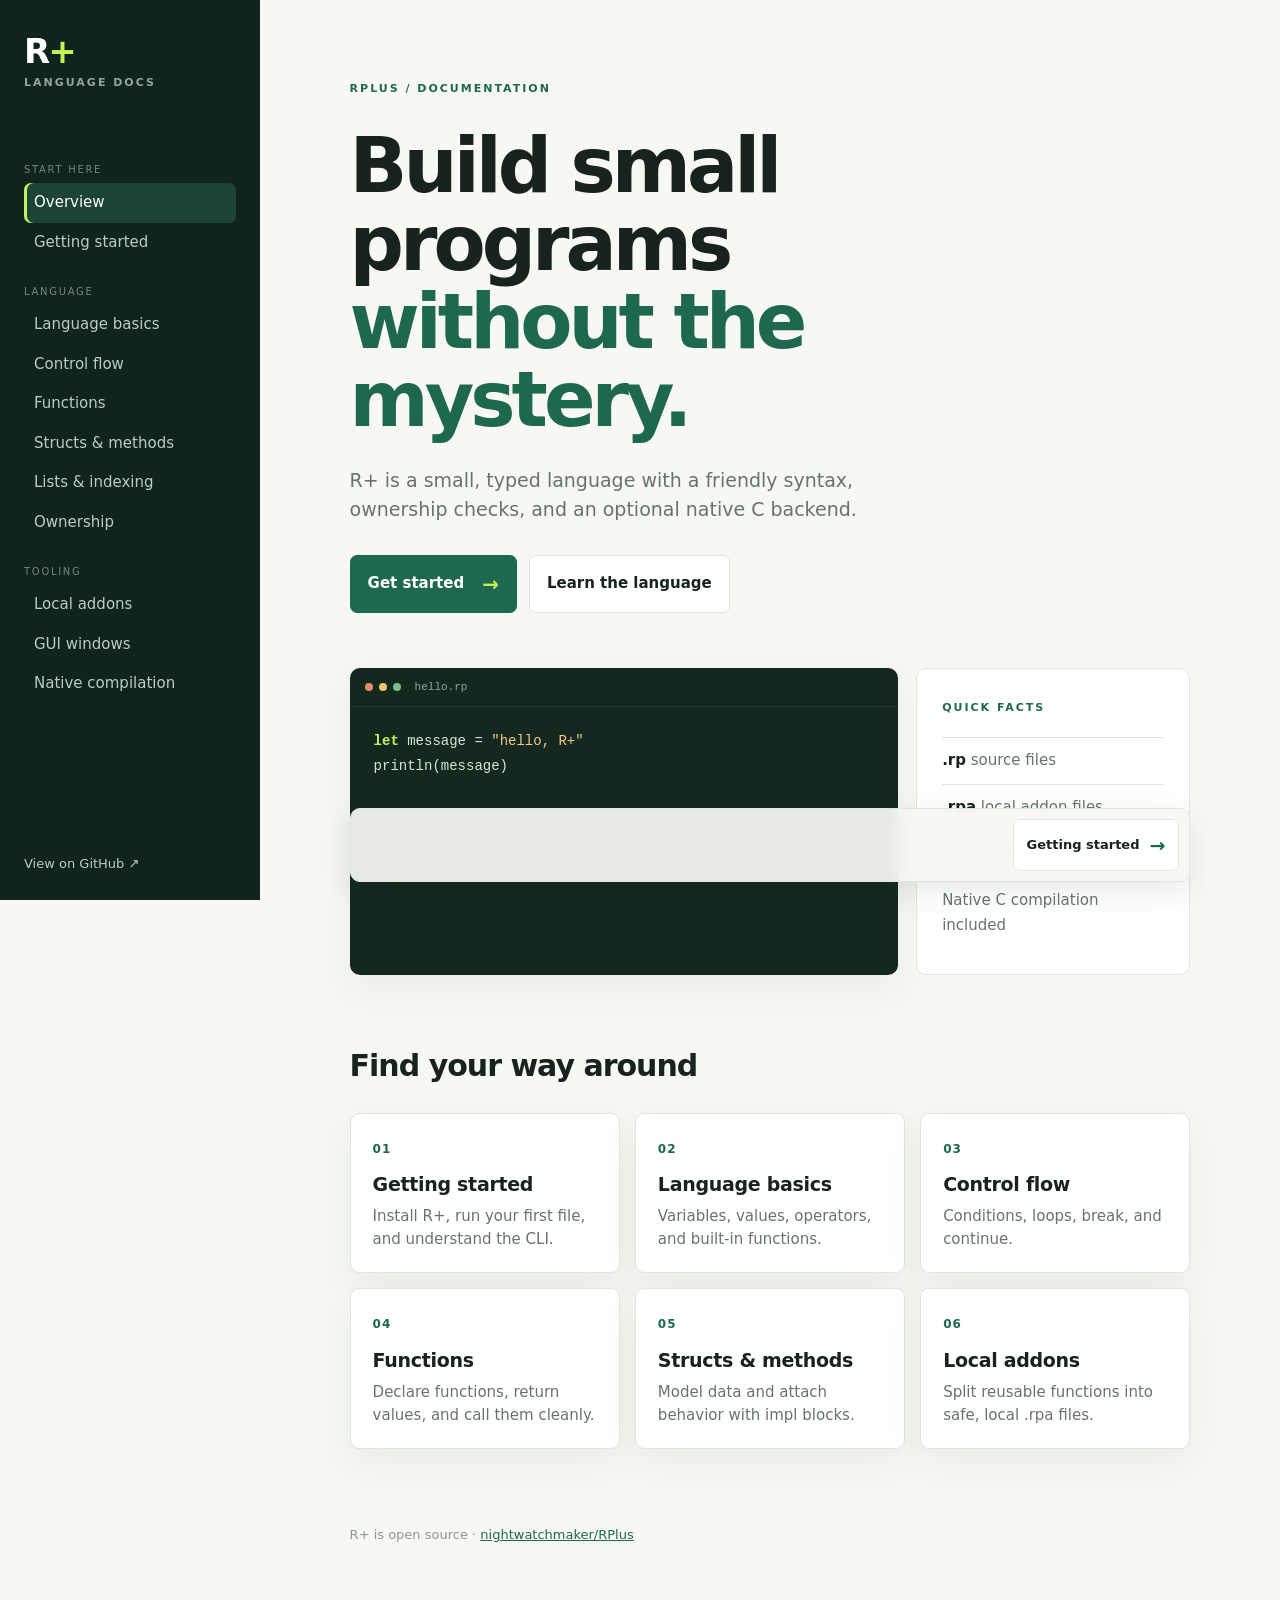
<file: docs/index.html>
<!doctype html>
<html lang="en">
<head>
  <meta charset="utf-8">
  <meta name="viewport" content="width=device-width, initial-scale=1">
  <title>R+ Documentation</title>
  <link rel="stylesheet" href="style.css">
</head>
<body>
  <input id="menu-toggle" type="checkbox" aria-label="Toggle navigation">
  <label class="menu-button" for="menu-toggle">☰</label>
  <aside class="sidebar">
    <a class="brand" href="index.html"><span>R<span class="accent">+</span></span><small>language docs</small></a>
    <nav>
      <p>Start here</p>
      <a class="active" href="index.html">Overview</a>
      <a href="getting-started.html">Getting started</a>
      <p>Language</p>
      <a href="basics.html">Language basics</a>
      <a href="control-flow.html">Control flow</a>
      <a href="functions.html">Functions</a>
      <a href="structs.html">Structs & methods</a>
      <a href="lists.html">Lists & indexing</a>
      <a href="ownership.html">Ownership</a>
      <p>Tooling</p>
      <a href="addons.html">Local addons</a>
      <a href="gui.html">GUI windows</a>
      <a href="native.html">Native compilation</a>
    </nav>
    <a class="github" href="https://github.com/nightwatchmaker/RPlus">View on GitHub ↗</a>
  </aside>
  <main>
    <div class="eyebrow">RPLUS / DOCUMENTATION</div>
    <h1>Build small programs<br><span>without the mystery.</span></h1>
    <p class="lede">R+ is a small, typed language with a friendly syntax, ownership checks, and an optional native C backend.</p>
    <div class="actions"><a class="button primary" href="getting-started.html">Get started <span>→</span></a><a class="button" href="basics.html">Learn the language</a></div>
    <section class="hero-grid">
      <div class="terminal"><div class="dots"><i></i><i></i><i></i><span>hello.rp</span></div><pre><code><b>let</b> message = <em>"hello, R+"</em>
println(message)</code></pre></div>
      <div class="quick"><span class="label">QUICK FACTS</span><ul><li><b>.rp</b> source files</li><li><b>.rpa</b> local addon files</li><li>Interpreter included</li><li>Native C compilation included</li></ul></div>
    </section>
    <h2>Find your way around</h2>
    <div class="cards">
      <a href="getting-started.html"><strong>01</strong><h3>Getting started</h3><p>Install R+, run your first file, and understand the CLI.</p></a>
      <a href="basics.html"><strong>02</strong><h3>Language basics</h3><p>Variables, values, operators, and built-in functions.</p></a>
      <a href="control-flow.html"><strong>03</strong><h3>Control flow</h3><p>Conditions, loops, break, and continue.</p></a>
      <a href="functions.html"><strong>04</strong><h3>Functions</h3><p>Declare functions, return values, and call them cleanly.</p></a>
      <a href="structs.html"><strong>05</strong><h3>Structs & methods</h3><p>Model data and attach behavior with impl blocks.</p></a>
      <a href="addons.html"><strong>06</strong><h3>Local addons</h3><p>Split reusable functions into safe, local .rpa files.</p></a>
    </div>
    <footer><div class="pager"><span></span><a class="next" href="getting-started.html">Getting started <b>→</b></a></div><p>R+ is open source · <a href="https://github.com/nightwatchmaker/RPlus">nightwatchmaker/RPlus</a></p></footer>
  </main>
</body>
</html>
</file>
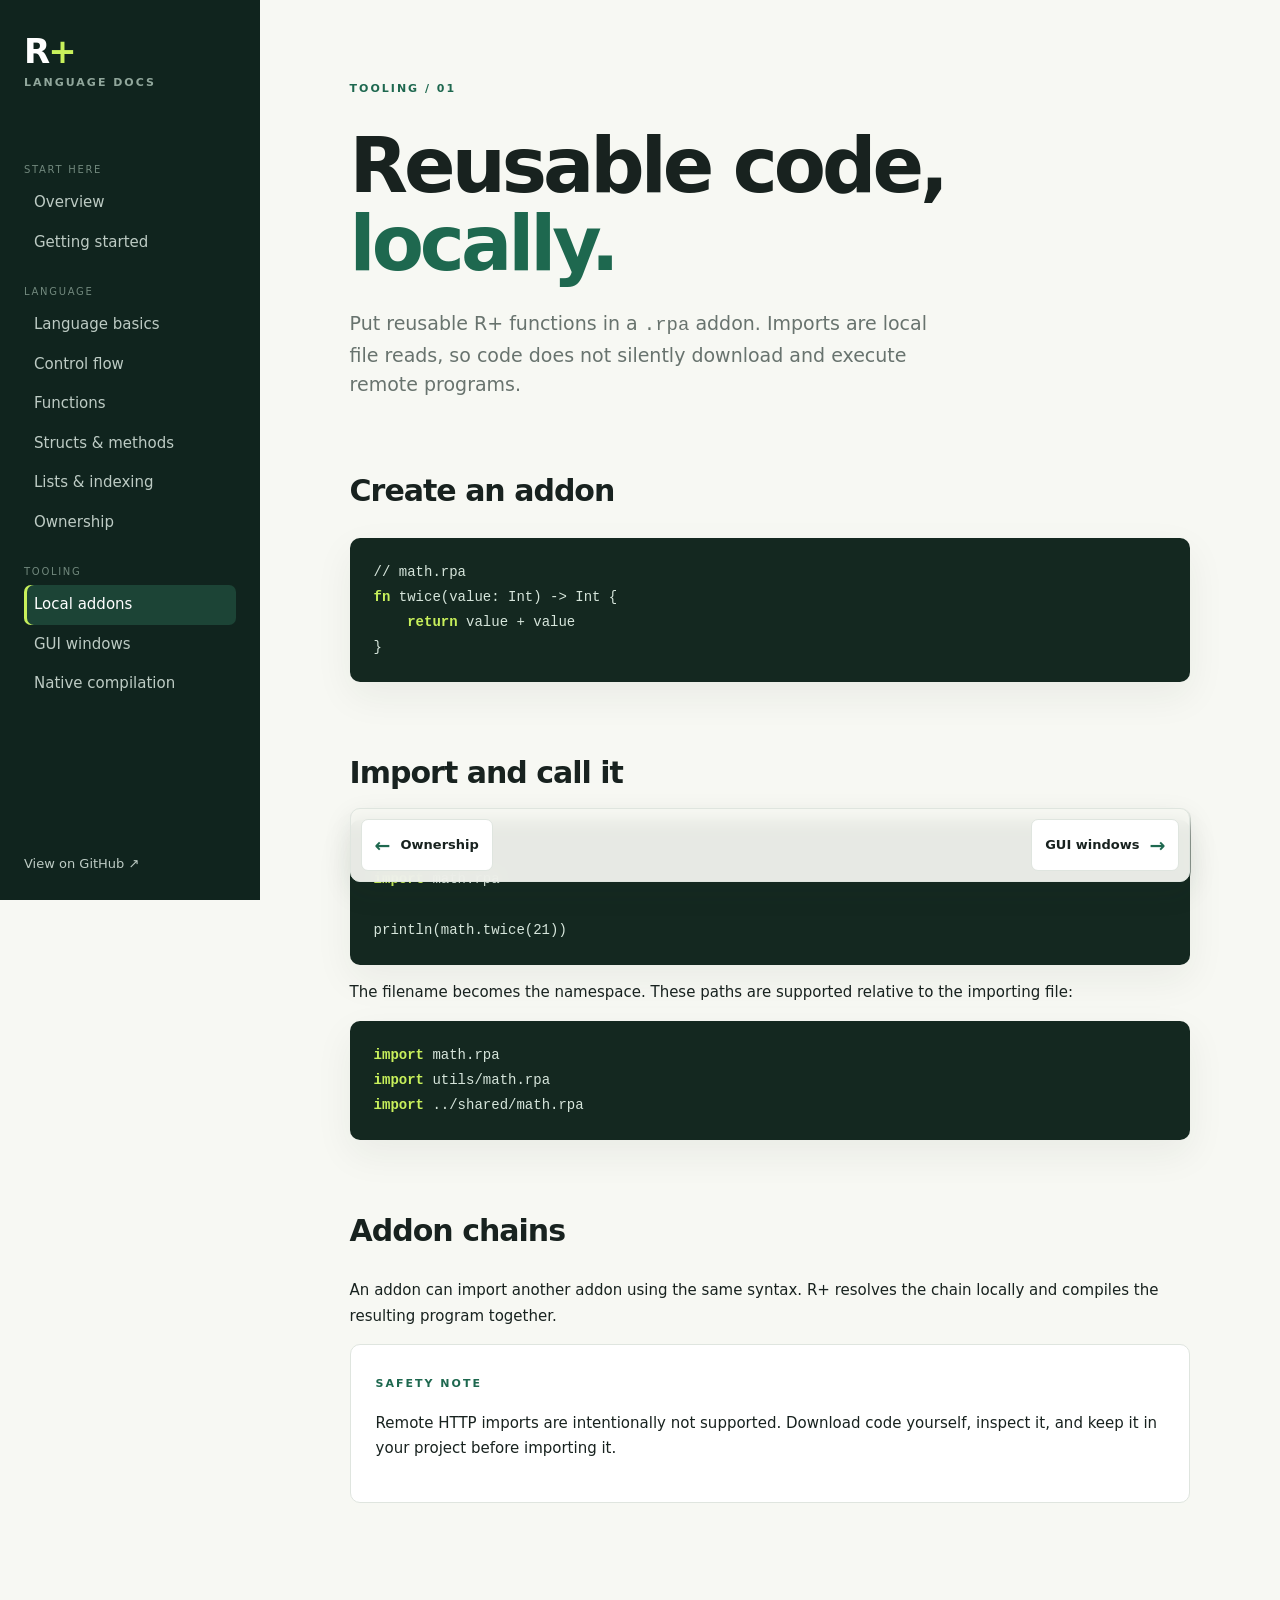
<file: docs/addons.html>
<!doctype html><html lang="en"><head><meta charset="utf-8"><meta name="viewport" content="width=device-width,initial-scale=1"><title>Local addons · R+</title><link rel="stylesheet" href="style.css"></head><body><input id="menu-toggle" type="checkbox"><label class="menu-button" for="menu-toggle">☰</label><aside class="sidebar"><a class="brand" href="index.html">R<span class="accent">+</span><small>language docs</small></a><nav><p>Start here</p><a href="index.html">Overview</a><a href="getting-started.html">Getting started</a><p>Language</p><a href="basics.html">Language basics</a><a href="control-flow.html">Control flow</a><a href="functions.html">Functions</a><a href="structs.html">Structs & methods</a><a href="lists.html">Lists & indexing</a><a href="ownership.html">Ownership</a><p>Tooling</p><a class="active" href="addons.html">Local addons</a><a href="gui.html">GUI windows</a><a href="native.html">Native compilation</a></nav><a class="github" href="https://github.com/nightwatchmaker/RPlus">View on GitHub ↗</a></aside><main><div class="eyebrow">TOOLING / 01</div><h1>Reusable code, <span>locally.</span></h1><p class="lede">Put reusable R+ functions in a <code>.rpa</code> addon. Imports are local file reads, so code does not silently download and execute remote programs.</p><h2>Create an addon</h2><div class="terminal"><pre><code><span>// math.rpa</span>
<b>fn</b> twice(value: Int) -&gt; Int {
    <b>return</b> value + value
}</code></pre></div><h2>Import and call it</h2><div class="terminal"><pre><code><span>// main.rp</span>
<b>import</b> math.rpa

println(math.twice(21))</code></pre></div><p>The filename becomes the namespace. These paths are supported relative to the importing file:</p><div class="terminal"><pre><code><b>import</b> math.rpa
<b>import</b> utils/math.rpa
<b>import</b> ../shared/math.rpa</code></pre></div><h2>Addon chains</h2><p>An addon can import another addon using the same syntax. R+ resolves the chain locally and compiles the resulting program together.</p><div class="quick"><span class="label">SAFETY NOTE</span><p>Remote HTTP imports are intentionally not supported. Download code yourself, inspect it, and keep it in your project before importing it.</p></div><footer><div class="pager"><a class="previous" href="ownership.html"><b>←</b> Ownership</a><a class="next" href="gui.html">GUI windows <b>→</b></a></div></footer></main></body></html>
</file>
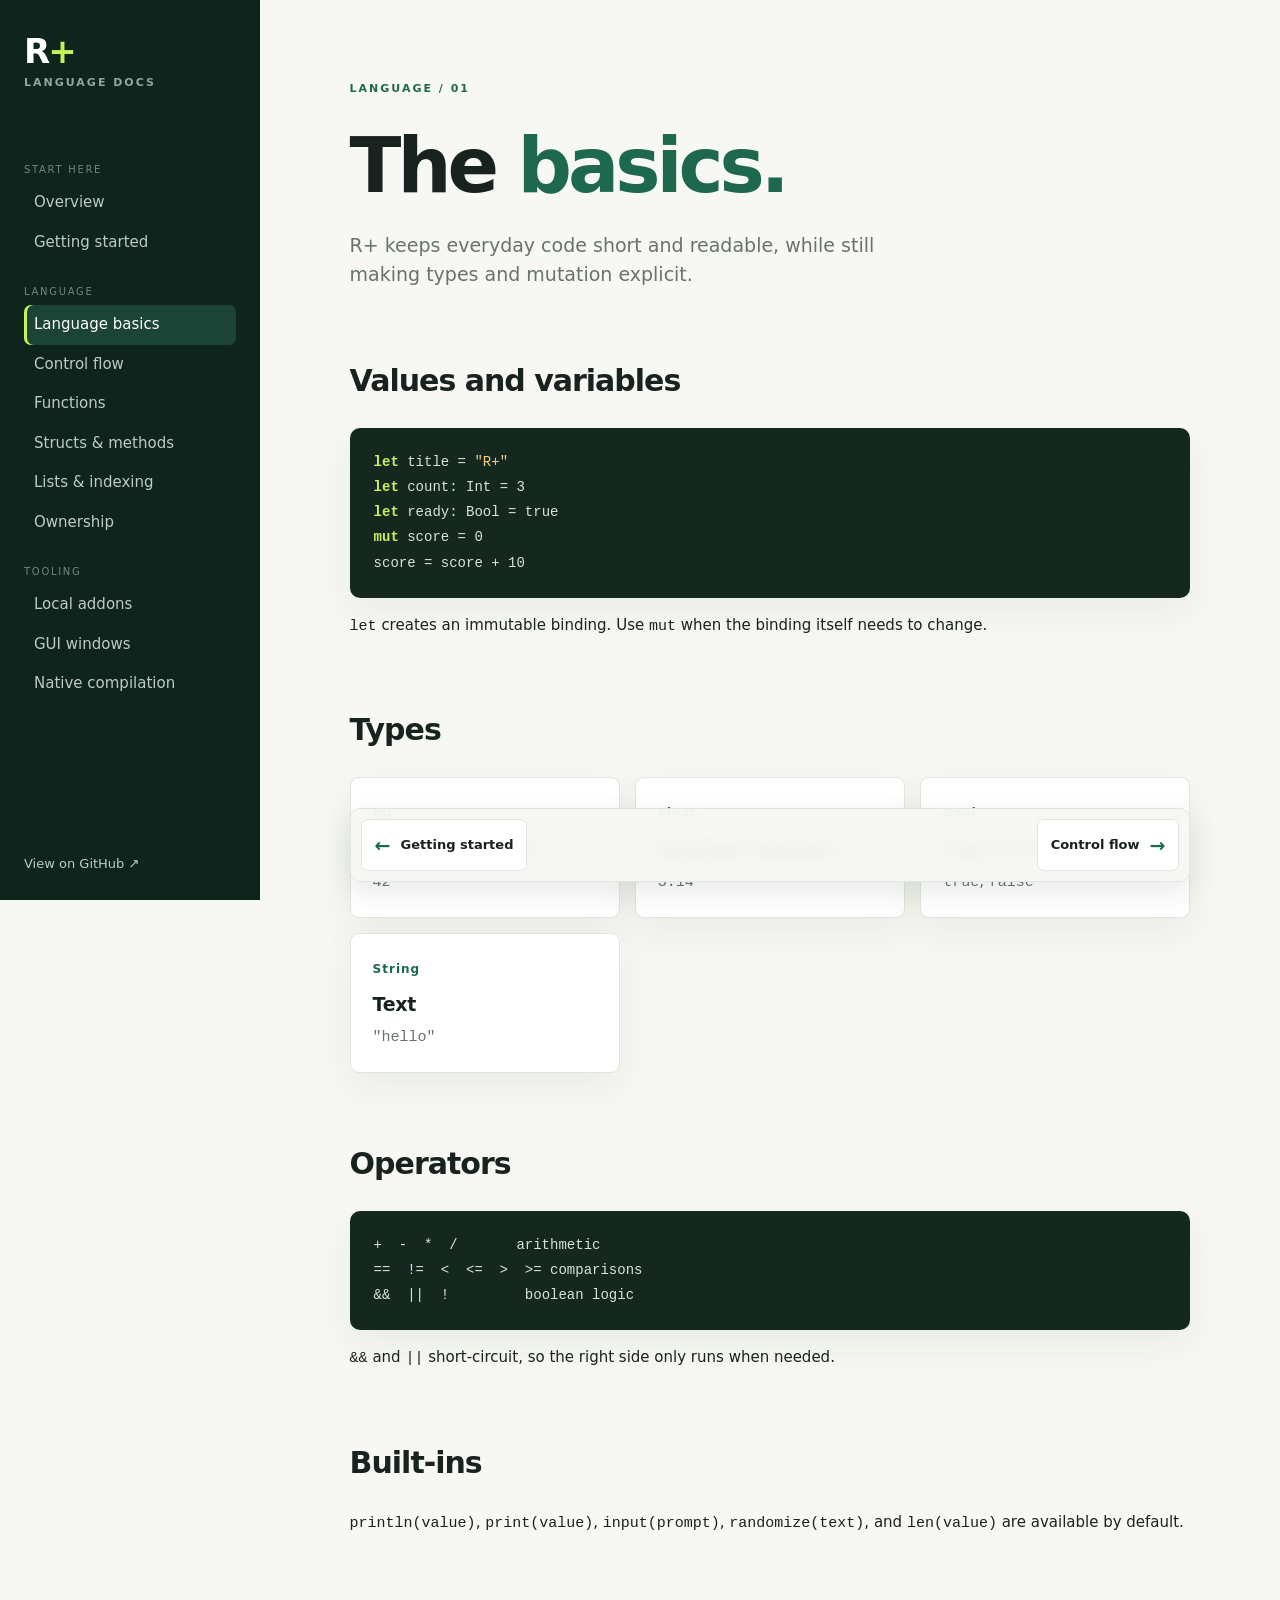
<file: docs/basics.html>
<!doctype html><html lang="en"><head><meta charset="utf-8"><meta name="viewport" content="width=device-width,initial-scale=1"><title>Language basics · R+</title><link rel="stylesheet" href="style.css"></head><body><input id="menu-toggle" type="checkbox"><label class="menu-button" for="menu-toggle">☰</label><aside class="sidebar"><a class="brand" href="index.html">R<span class="accent">+</span><small>language docs</small></a><nav><p>Start here</p><a href="index.html">Overview</a><a href="getting-started.html">Getting started</a><p>Language</p><a class="active" href="basics.html">Language basics</a><a href="control-flow.html">Control flow</a><a href="functions.html">Functions</a><a href="structs.html">Structs & methods</a><a href="lists.html">Lists & indexing</a><a href="ownership.html">Ownership</a><p>Tooling</p><a href="addons.html">Local addons</a><a href="gui.html">GUI windows</a><a href="native.html">Native compilation</a></nav><a class="github" href="https://github.com/nightwatchmaker/RPlus">View on GitHub ↗</a></aside><main><div class="eyebrow">LANGUAGE / 01</div><h1>The <span>basics.</span></h1><p class="lede">R+ keeps everyday code short and readable, while still making types and mutation explicit.</p><h2>Values and variables</h2><div class="terminal"><pre><code><b>let</b> title = <em>"R+"</em>
<b>let</b> count: Int = 3
<b>let</b> ready: Bool = true
<b>mut</b> score = 0
score = score + 10</code></pre></div><p><code>let</code> creates an immutable binding. Use <code>mut</code> when the binding itself needs to change.</p><h2>Types</h2><div class="cards"><a><strong>Int</strong><h3>Whole numbers</h3><p><code>42</code></p></a><a><strong>Float</strong><h3>Decimal numbers</h3><p><code>3.14</code></p></a><a><strong>Bool</strong><h3>True or false</h3><p><code>true</code>, <code>false</code></p></a><a><strong>String</strong><h3>Text</h3><p><code>"hello"</code></p></a></div><h2>Operators</h2><div class="terminal"><pre><code><span>+  -  *  /</span>       arithmetic
<span>==  !=  &lt;  &lt;=  &gt;  &gt;=</span> comparisons
<span>&amp;&amp;  ||  !</span>         boolean logic</code></pre></div><p><code>&amp;&amp;</code> and <code>||</code> short-circuit, so the right side only runs when needed.</p><h2>Built-ins</h2><p><code>println(value)</code>, <code>print(value)</code>, <code>input(prompt)</code>, <code>randomize(text)</code>, and <code>len(value)</code> are available by default.</p><footer><div class="pager"><a class="previous" href="getting-started.html"><b>←</b> Getting started</a><a class="next" href="control-flow.html">Control flow <b>→</b></a></div></footer></main></body></html>
</file>
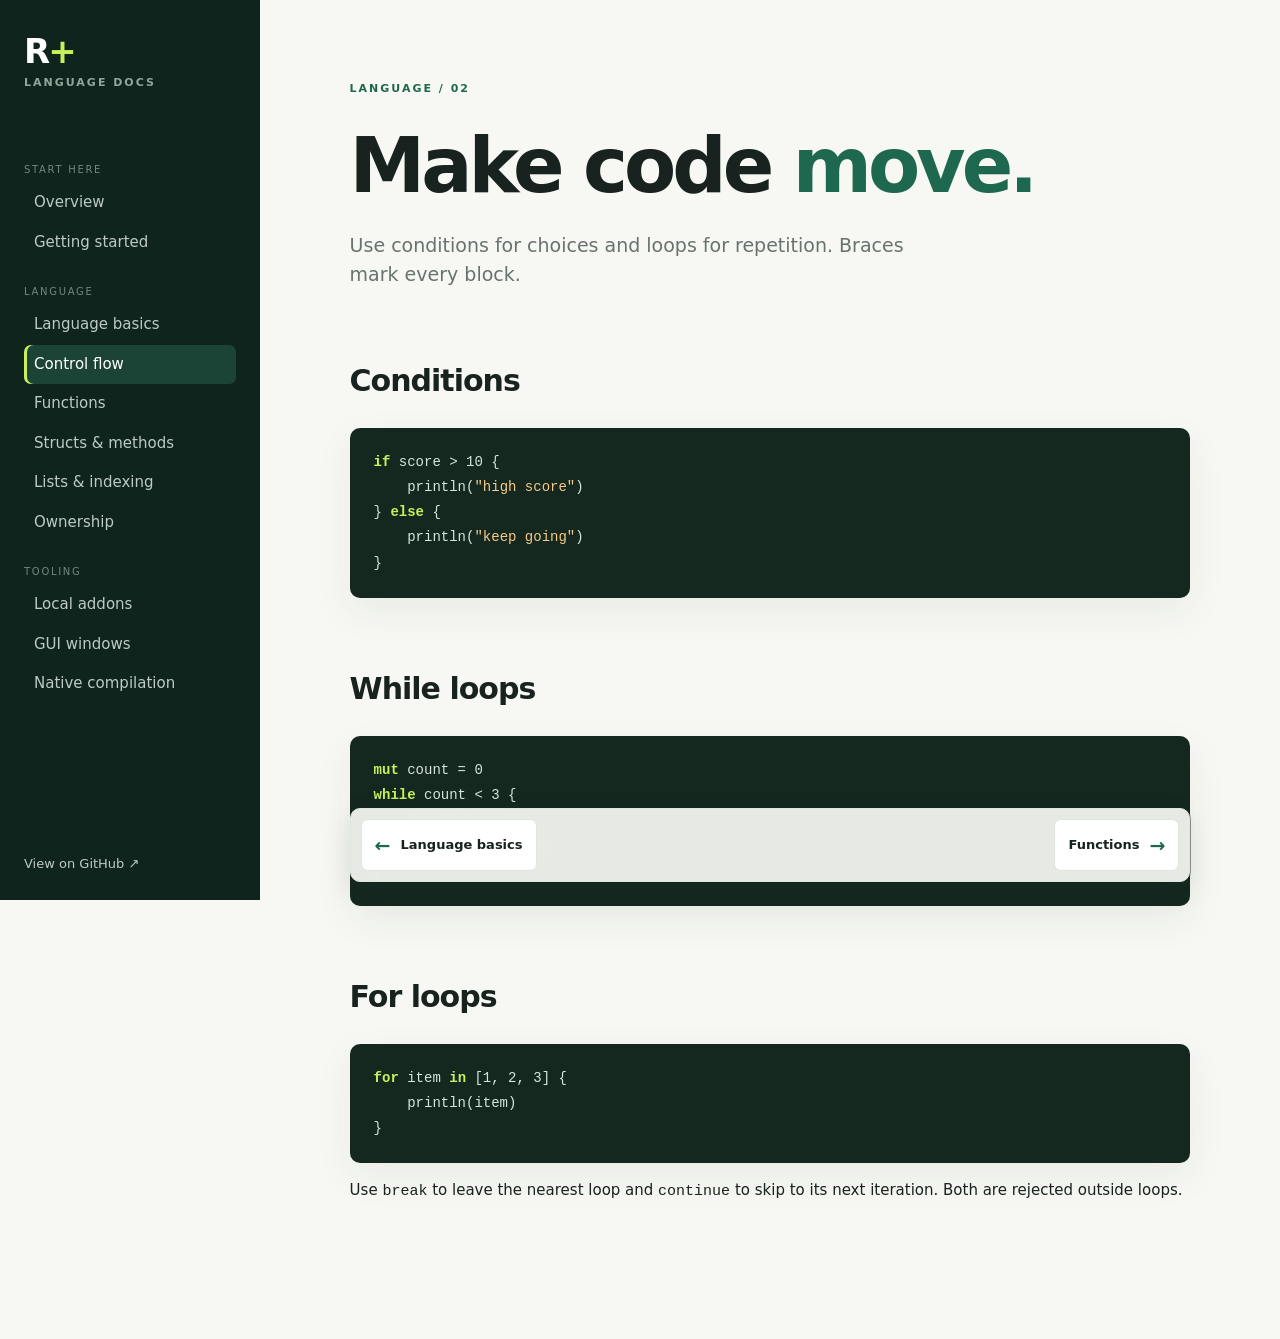
<file: docs/control-flow.html>
<!doctype html><html lang="en"><head><meta charset="utf-8"><meta name="viewport" content="width=device-width,initial-scale=1"><title>Control flow · R+</title><link rel="stylesheet" href="style.css"></head><body><input id="menu-toggle" type="checkbox"><label class="menu-button" for="menu-toggle">☰</label><aside class="sidebar"><a class="brand" href="index.html">R<span class="accent">+</span><small>language docs</small></a><nav><p>Start here</p><a href="index.html">Overview</a><a href="getting-started.html">Getting started</a><p>Language</p><a href="basics.html">Language basics</a><a class="active" href="control-flow.html">Control flow</a><a href="functions.html">Functions</a><a href="structs.html">Structs & methods</a><a href="lists.html">Lists & indexing</a><a href="ownership.html">Ownership</a><p>Tooling</p><a href="addons.html">Local addons</a><a href="gui.html">GUI windows</a><a href="native.html">Native compilation</a></nav><a class="github" href="https://github.com/nightwatchmaker/RPlus">View on GitHub ↗</a></aside><main><div class="eyebrow">LANGUAGE / 02</div><h1>Make code <span>move.</span></h1><p class="lede">Use conditions for choices and loops for repetition. Braces mark every block.</p><h2>Conditions</h2><div class="terminal"><pre><code><b>if</b> score &gt; 10 {
    println(<em>"high score"</em>)
} <b>else</b> {
    println(<em>"keep going"</em>)
}</code></pre></div><h2>While loops</h2><div class="terminal"><pre><code><b>mut</b> count = 0
<b>while</b> count &lt; 3 {
    println(count)
    count = count + 1
}</code></pre></div><h2>For loops</h2><div class="terminal"><pre><code><b>for</b> item <b>in</b> [1, 2, 3] {
    println(item)
}</code></pre></div><p>Use <code>break</code> to leave the nearest loop and <code>continue</code> to skip to its next iteration. Both are rejected outside loops.</p><footer><div class="pager"><a class="previous" href="basics.html"><b>←</b> Language basics</a><a class="next" href="functions.html">Functions <b>→</b></a></div></footer></main></body></html>
</file>
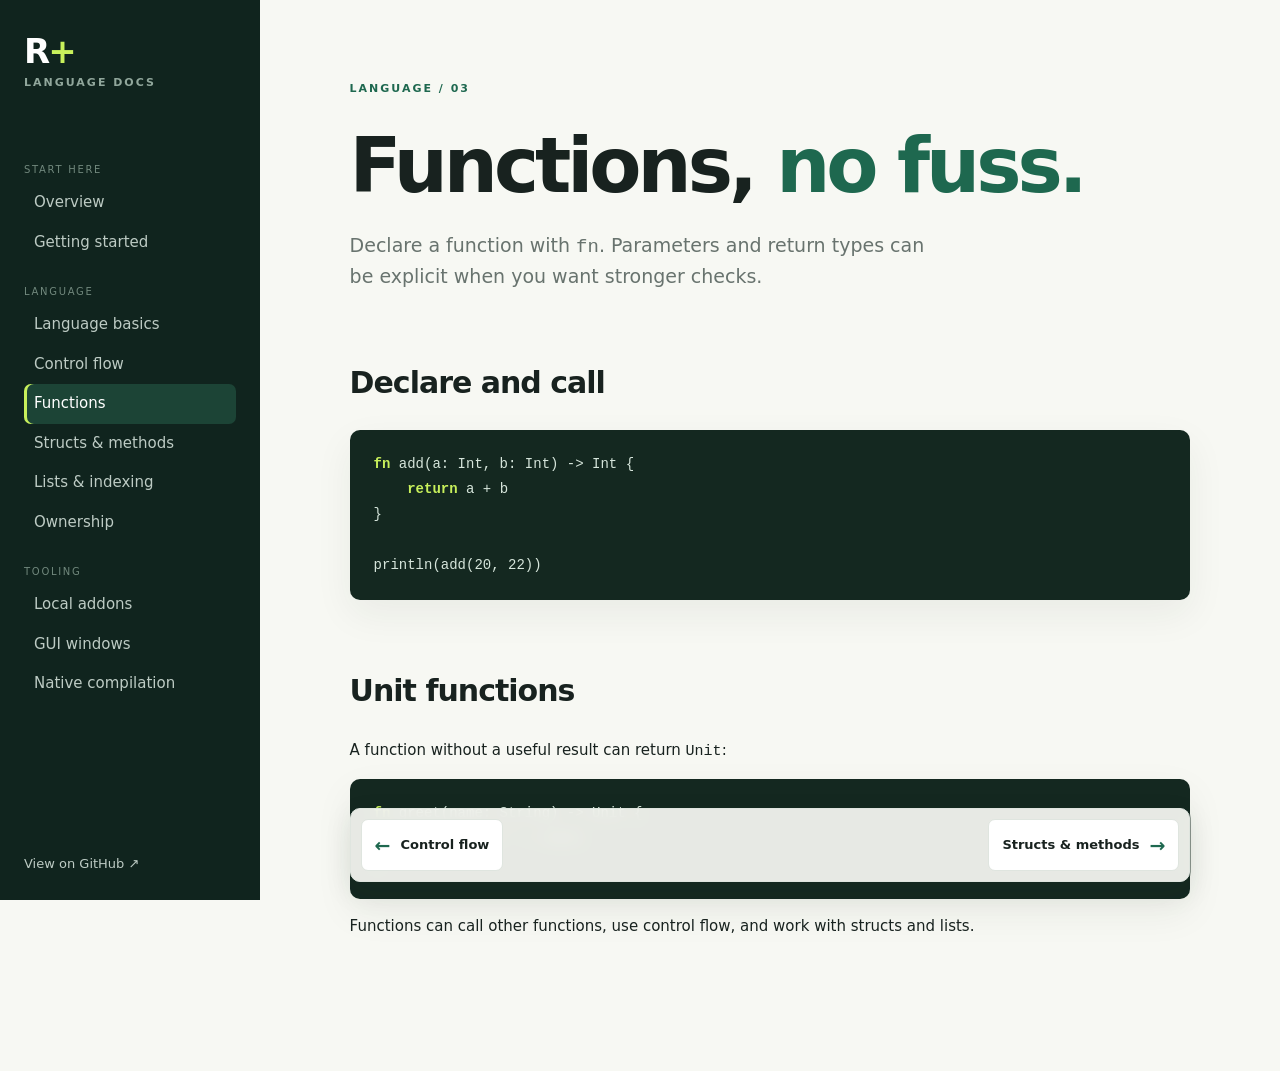
<file: docs/functions.html>
<!doctype html><html lang="en"><head><meta charset="utf-8"><meta name="viewport" content="width=device-width,initial-scale=1"><title>Functions · R+</title><link rel="stylesheet" href="style.css"></head><body><input id="menu-toggle" type="checkbox"><label class="menu-button" for="menu-toggle">☰</label><aside class="sidebar"><a class="brand" href="index.html">R<span class="accent">+</span><small>language docs</small></a><nav><p>Start here</p><a href="index.html">Overview</a><a href="getting-started.html">Getting started</a><p>Language</p><a href="basics.html">Language basics</a><a href="control-flow.html">Control flow</a><a class="active" href="functions.html">Functions</a><a href="structs.html">Structs & methods</a><a href="lists.html">Lists & indexing</a><a href="ownership.html">Ownership</a><p>Tooling</p><a href="addons.html">Local addons</a><a href="gui.html">GUI windows</a><a href="native.html">Native compilation</a></nav><a class="github" href="https://github.com/nightwatchmaker/RPlus">View on GitHub ↗</a></aside><main><div class="eyebrow">LANGUAGE / 03</div><h1>Functions, <span>no fuss.</span></h1><p class="lede">Declare a function with <code>fn</code>. Parameters and return types can be explicit when you want stronger checks.</p><h2>Declare and call</h2><div class="terminal"><pre><code><b>fn</b> add(a: Int, b: Int) -&gt; Int {
    <b>return</b> a + b
}

println(add(20, 22))</code></pre></div><h2>Unit functions</h2><p>A function without a useful result can return <code>Unit</code>:</p><div class="terminal"><pre><code><b>fn</b> greet(name: String) -&gt; Unit {
    println(<em>"hi "</em> + name)
}</code></pre></div><p>Functions can call other functions, use control flow, and work with structs and lists.</p><footer><div class="pager"><a class="previous" href="control-flow.html"><b>←</b> Control flow</a><a class="next" href="structs.html">Structs &amp; methods <b>→</b></a></div></footer></main></body></html>
</file>
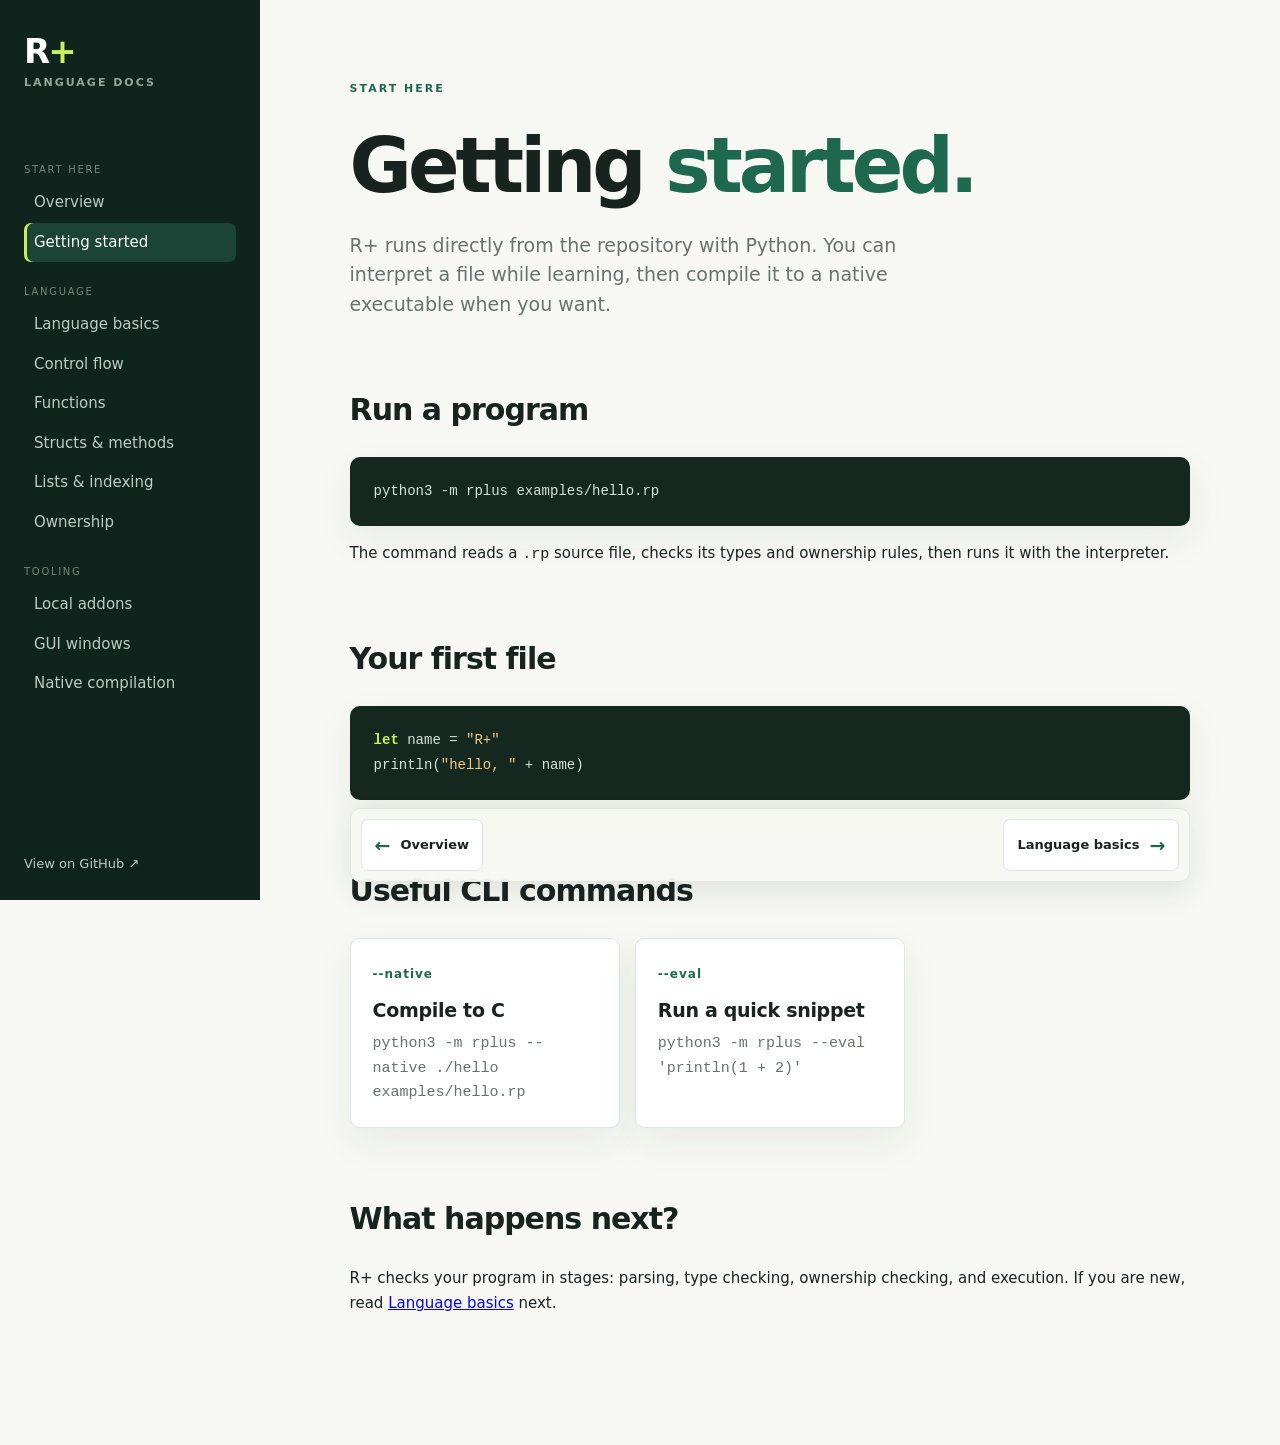
<file: docs/getting-started.html>
<!doctype html><html lang="en"><head><meta charset="utf-8"><meta name="viewport" content="width=device-width,initial-scale=1"><title>Getting started · R+</title><link rel="stylesheet" href="style.css"></head><body><input id="menu-toggle" type="checkbox"><label class="menu-button" for="menu-toggle">☰</label><aside class="sidebar"><a class="brand" href="index.html">R<span class="accent">+</span><small>language docs</small></a><nav><p>Start here</p><a href="index.html">Overview</a><a class="active" href="getting-started.html">Getting started</a><p>Language</p><a href="basics.html">Language basics</a><a href="control-flow.html">Control flow</a><a href="functions.html">Functions</a><a href="structs.html">Structs & methods</a><a href="lists.html">Lists & indexing</a><a href="ownership.html">Ownership</a><p>Tooling</p><a href="addons.html">Local addons</a><a href="gui.html">GUI windows</a><a href="native.html">Native compilation</a></nav><a class="github" href="https://github.com/nightwatchmaker/RPlus">View on GitHub ↗</a></aside><main><div class="eyebrow">START HERE</div><h1>Getting <span>started.</span></h1><p class="lede">R+ runs directly from the repository with Python. You can interpret a file while learning, then compile it to a native executable when you want.</p><h2>Run a program</h2><div class="terminal"><pre><code>python3 -m rplus examples/hello.rp</code></pre></div><p>The command reads a <code>.rp</code> source file, checks its types and ownership rules, then runs it with the interpreter.</p><h2>Your first file</h2><div class="terminal"><pre><code><b>let</b> name = <em>"R+"</em>
println(<em>"hello, "</em> + name)</code></pre></div><h2>Useful CLI commands</h2><div class="cards"><a href="native.html"><strong>--native</strong><h3>Compile to C</h3><p><code>python3 -m rplus --native ./hello examples/hello.rp</code></p></a><a href="basics.html"><strong>--eval</strong><h3>Run a quick snippet</h3><p><code>python3 -m rplus --eval 'println(1 + 2)'</code></p></a></div><h2>What happens next?</h2><p>R+ checks your program in stages: parsing, type checking, ownership checking, and execution. If you are new, read <a href="basics.html">Language basics</a> next.</p><footer><div class="pager"><a class="previous" href="index.html"><b>←</b> Overview</a><a class="next" href="basics.html">Language basics <b>→</b></a></div></footer></main></body></html>
</file>
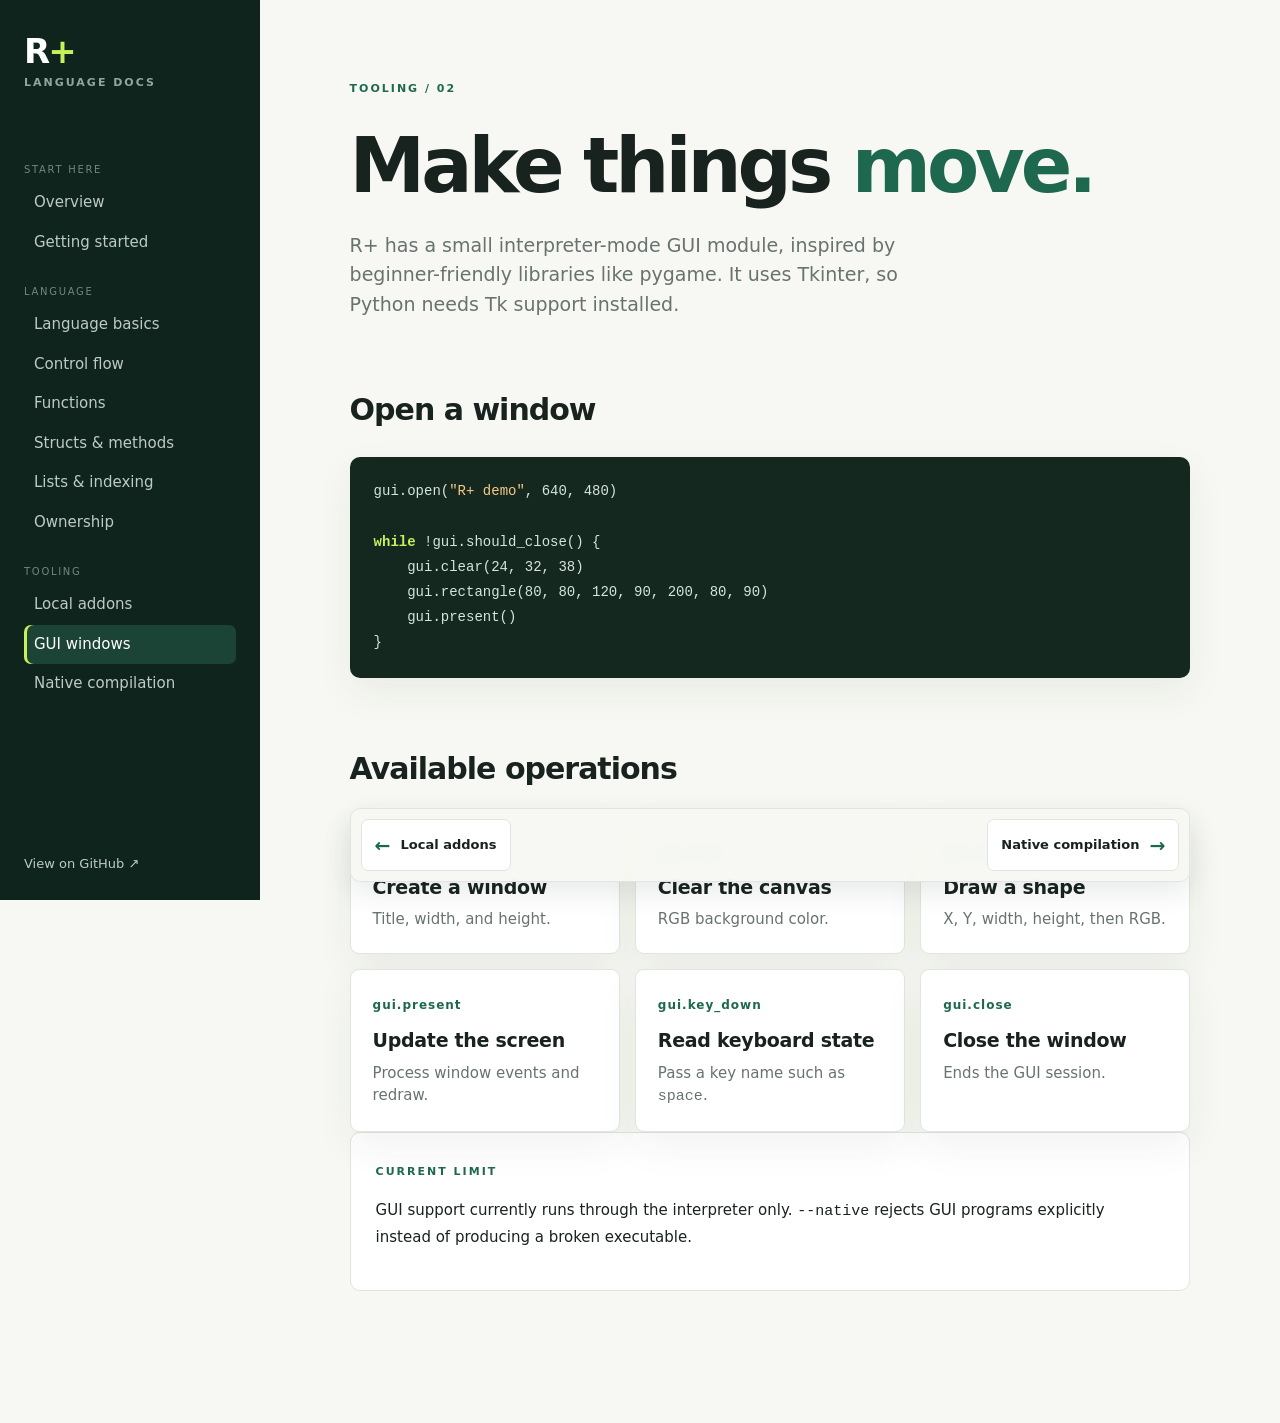
<file: docs/gui.html>
<!doctype html><html lang="en"><head><meta charset="utf-8"><meta name="viewport" content="width=device-width,initial-scale=1"><title>GUI · R+</title><link rel="stylesheet" href="style.css"></head><body><input id="menu-toggle" type="checkbox"><label class="menu-button" for="menu-toggle">☰</label><aside class="sidebar"><a class="brand" href="index.html">R<span class="accent">+</span><small>language docs</small></a><nav><p>Start here</p><a href="index.html">Overview</a><a href="getting-started.html">Getting started</a><p>Language</p><a href="basics.html">Language basics</a><a href="control-flow.html">Control flow</a><a href="functions.html">Functions</a><a href="structs.html">Structs & methods</a><a href="lists.html">Lists & indexing</a><a href="ownership.html">Ownership</a><p>Tooling</p><a href="addons.html">Local addons</a><a class="active" href="gui.html">GUI windows</a><a href="native.html">Native compilation</a></nav><a class="github" href="https://github.com/nightwatchmaker/RPlus">View on GitHub ↗</a></aside><main><div class="eyebrow">TOOLING / 02</div><h1>Make things <span>move.</span></h1><p class="lede">R+ has a small interpreter-mode GUI module, inspired by beginner-friendly libraries like pygame. It uses Tkinter, so Python needs Tk support installed.</p><h2>Open a window</h2><div class="terminal"><pre><code>gui.open(<em>"R+ demo"</em>, 640, 480)

<b>while</b> !gui.should_close() {
    gui.clear(24, 32, 38)
    gui.rectangle(80, 80, 120, 90, 200, 80, 90)
    gui.present()
}</code></pre></div><h2>Available operations</h2><div class="cards"><a><strong>gui.open</strong><h3>Create a window</h3><p>Title, width, and height.</p></a><a><strong>gui.clear</strong><h3>Clear the canvas</h3><p>RGB background color.</p></a><a><strong>gui.rectangle</strong><h3>Draw a shape</h3><p>X, Y, width, height, then RGB.</p></a><a><strong>gui.present</strong><h3>Update the screen</h3><p>Process window events and redraw.</p></a><a><strong>gui.key_down</strong><h3>Read keyboard state</h3><p>Pass a key name such as <code>space</code>.</p></a><a><strong>gui.close</strong><h3>Close the window</h3><p>Ends the GUI session.</p></a></div><div class="quick"><span class="label">CURRENT LIMIT</span><p>GUI support currently runs through the interpreter only. <code>--native</code> rejects GUI programs explicitly instead of producing a broken executable.</p></div><footer><div class="pager"><a class="previous" href="addons.html"><b>←</b> Local addons</a><a class="next" href="native.html">Native compilation <b>→</b></a></div></footer></main></body></html>
</file>
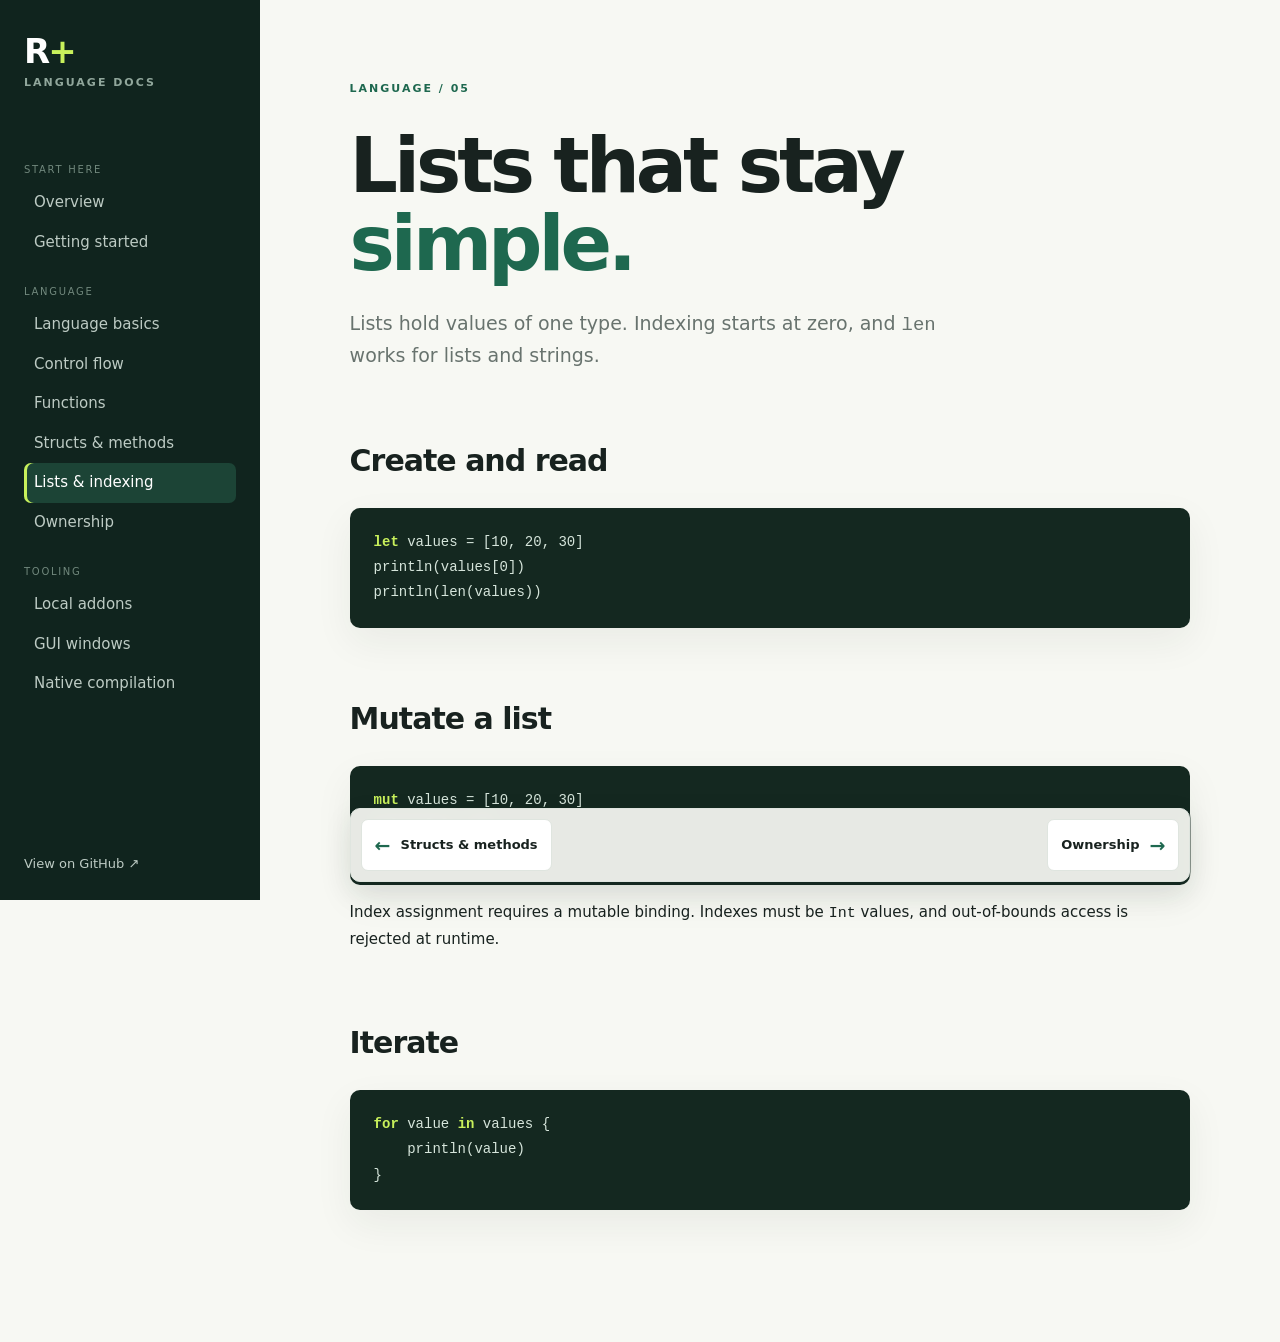
<file: docs/lists.html>
<!doctype html><html lang="en"><head><meta charset="utf-8"><meta name="viewport" content="width=device-width,initial-scale=1"><title>Lists & indexing · R+</title><link rel="stylesheet" href="style.css"></head><body><input id="menu-toggle" type="checkbox"><label class="menu-button" for="menu-toggle">☰</label><aside class="sidebar"><a class="brand" href="index.html">R<span class="accent">+</span><small>language docs</small></a><nav><p>Start here</p><a href="index.html">Overview</a><a href="getting-started.html">Getting started</a><p>Language</p><a href="basics.html">Language basics</a><a href="control-flow.html">Control flow</a><a href="functions.html">Functions</a><a href="structs.html">Structs & methods</a><a class="active" href="lists.html">Lists & indexing</a><a href="ownership.html">Ownership</a><p>Tooling</p><a href="addons.html">Local addons</a><a href="gui.html">GUI windows</a><a href="native.html">Native compilation</a></nav><a class="github" href="https://github.com/nightwatchmaker/RPlus">View on GitHub ↗</a></aside><main><div class="eyebrow">LANGUAGE / 05</div><h1>Lists that stay <span>simple.</span></h1><p class="lede">Lists hold values of one type. Indexing starts at zero, and <code>len</code> works for lists and strings.</p><h2>Create and read</h2><div class="terminal"><pre><code><b>let</b> values = [10, 20, 30]
println(values[0])
println(len(values))</code></pre></div><h2>Mutate a list</h2><div class="terminal"><pre><code><b>mut</b> values = [10, 20, 30]
values[1] = 99
println(values[1])</code></pre></div><p>Index assignment requires a mutable binding. Indexes must be <code>Int</code> values, and out-of-bounds access is rejected at runtime.</p><h2>Iterate</h2><div class="terminal"><pre><code><b>for</b> value <b>in</b> values {
    println(value)
}</code></pre></div><footer><div class="pager"><a class="previous" href="structs.html"><b>←</b> Structs &amp; methods</a><a class="next" href="ownership.html">Ownership <b>→</b></a></div></footer></main></body></html>
</file>
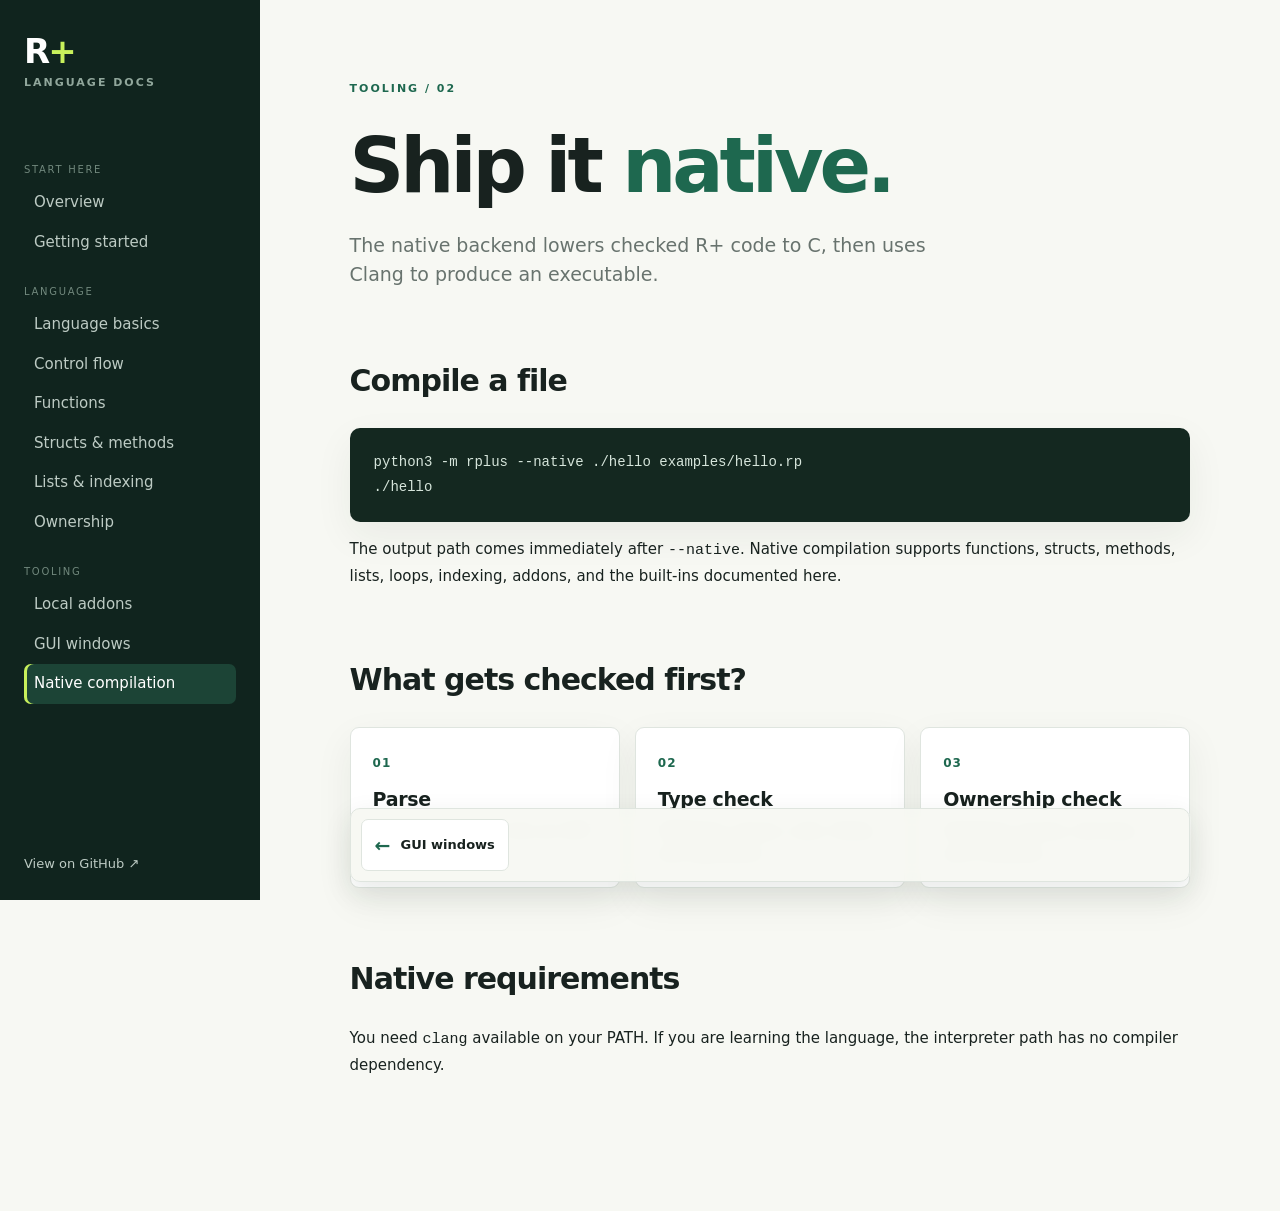
<file: docs/native.html>
<!doctype html><html lang="en"><head><meta charset="utf-8"><meta name="viewport" content="width=device-width,initial-scale=1"><title>Native compilation · R+</title><link rel="stylesheet" href="style.css"></head><body><input id="menu-toggle" type="checkbox"><label class="menu-button" for="menu-toggle">☰</label><aside class="sidebar"><a class="brand" href="index.html">R<span class="accent">+</span><small>language docs</small></a><nav><p>Start here</p><a href="index.html">Overview</a><a href="getting-started.html">Getting started</a><p>Language</p><a href="basics.html">Language basics</a><a href="control-flow.html">Control flow</a><a href="functions.html">Functions</a><a href="structs.html">Structs & methods</a><a href="lists.html">Lists & indexing</a><a href="ownership.html">Ownership</a><p>Tooling</p><a href="addons.html">Local addons</a><a href="gui.html">GUI windows</a><a class="active" href="native.html">Native compilation</a></nav><a class="github" href="https://github.com/nightwatchmaker/RPlus">View on GitHub ↗</a></aside><main><div class="eyebrow">TOOLING / 02</div><h1>Ship it <span>native.</span></h1><p class="lede">The native backend lowers checked R+ code to C, then uses Clang to produce an executable.</p><h2>Compile a file</h2><div class="terminal"><pre><code>python3 -m rplus --native ./hello examples/hello.rp
./hello</code></pre></div><p>The output path comes immediately after <code>--native</code>. Native compilation supports functions, structs, methods, lists, loops, indexing, addons, and the built-ins documented here.</p><h2>What gets checked first?</h2><div class="cards"><a><strong>01</strong><h3>Parse</h3><p>Turns source text into an AST.</p></a><a><strong>02</strong><h3>Type check</h3><p>Validates values, calls, fields, and operators.</p></a><a><strong>03</strong><h3>Ownership check</h3><p>Validates moves, borrows, and mutation.</p></a></div><h2>Native requirements</h2><p>You need <code>clang</code> available on your PATH. If you are learning the language, the interpreter path has no compiler dependency.</p><footer><div class="pager"><a class="previous" href="gui.html"><b>←</b> GUI windows</a><span></span></div></footer></main></body></html>
</file>
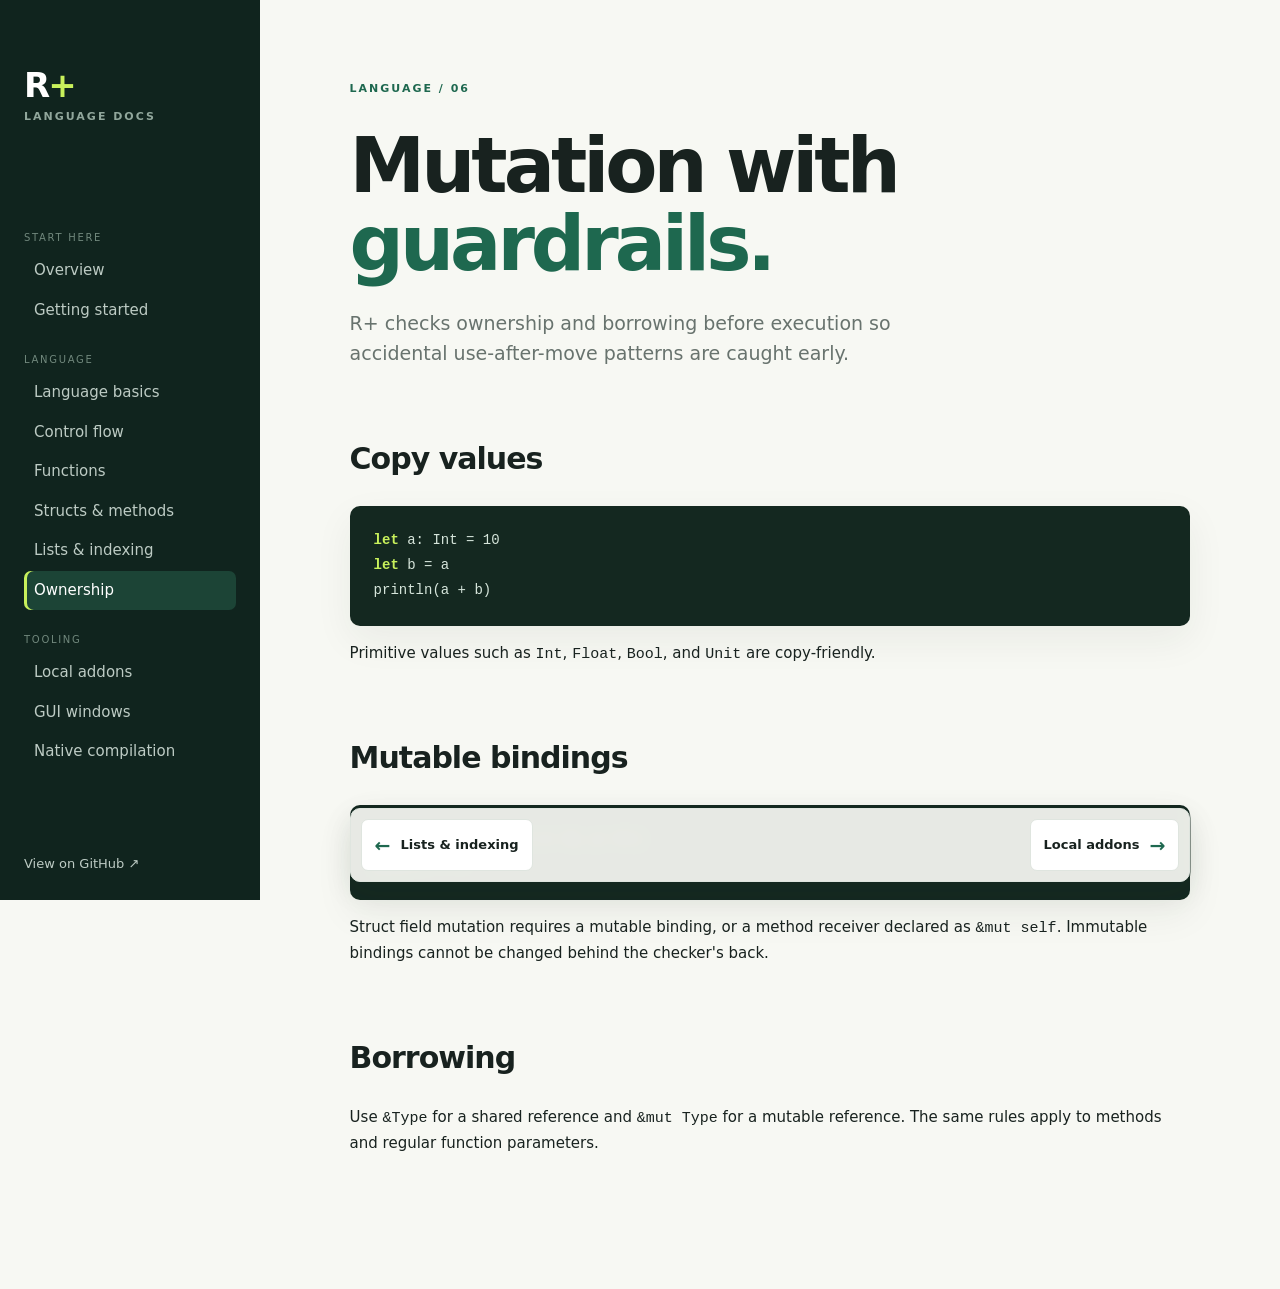
<file: docs/ownership.html>
<!doctype html><html lang="en"><head><meta charset="utf-8"><meta name="viewport" content="width=device-width,initial-scale=1"><title>Ownership · R+</title><link rel="stylesheet" href="style.css"></head><body><input id="menu-toggle" type="checkbox"><label class="menu-button" for="menu-toggle">☰</label><aside class="sidebar"><p class="brand">R<span class="accent">+</span><small>language docs</small></p><nav><p>Start here</p><a href="index.html">Overview</a><a href="getting-started.html">Getting started</a><p>Language</p><a href="basics.html">Language basics</a><a href="control-flow.html">Control flow</a><a href="functions.html">Functions</a><a href="structs.html">Structs & methods</a><a href="lists.html">Lists & indexing</a><a class="active" href="ownership.html">Ownership</a><p>Tooling</p><a href="addons.html">Local addons</a><a href="gui.html">GUI windows</a><a href="native.html">Native compilation</a></nav><a class="github" href="https://github.com/nightwatchmaker/RPlus">View on GitHub ↗</a></aside><main><div class="eyebrow">LANGUAGE / 06</div><h1>Mutation with <span>guardrails.</span></h1><p class="lede">R+ checks ownership and borrowing before execution so accidental use-after-move patterns are caught early.</p><h2>Copy values</h2><div class="terminal"><pre><code><b>let</b> a: Int = 10
<b>let</b> b = a
println(a + b)</code></pre></div><p>Primitive values such as <code>Int</code>, <code>Float</code>, <code>Bool</code>, and <code>Unit</code> are copy-friendly.</p><h2>Mutable bindings</h2><div class="terminal"><pre><code><b>mut</b> point = Point { x: 0, y: 0 }
point.x = 5</code></pre></div><p>Struct field mutation requires a mutable binding, or a method receiver declared as <code>&amp;mut self</code>. Immutable bindings cannot be changed behind the checker's back.</p><h2>Borrowing</h2><p>Use <code>&amp;Type</code> for a shared reference and <code>&amp;mut Type</code> for a mutable reference. The same rules apply to methods and regular function parameters.</p><footer><div class="pager"><a class="previous" href="lists.html"><b>←</b> Lists &amp; indexing</a><a class="next" href="addons.html">Local addons <b>→</b></a></div></footer></main></body></html>
</file>
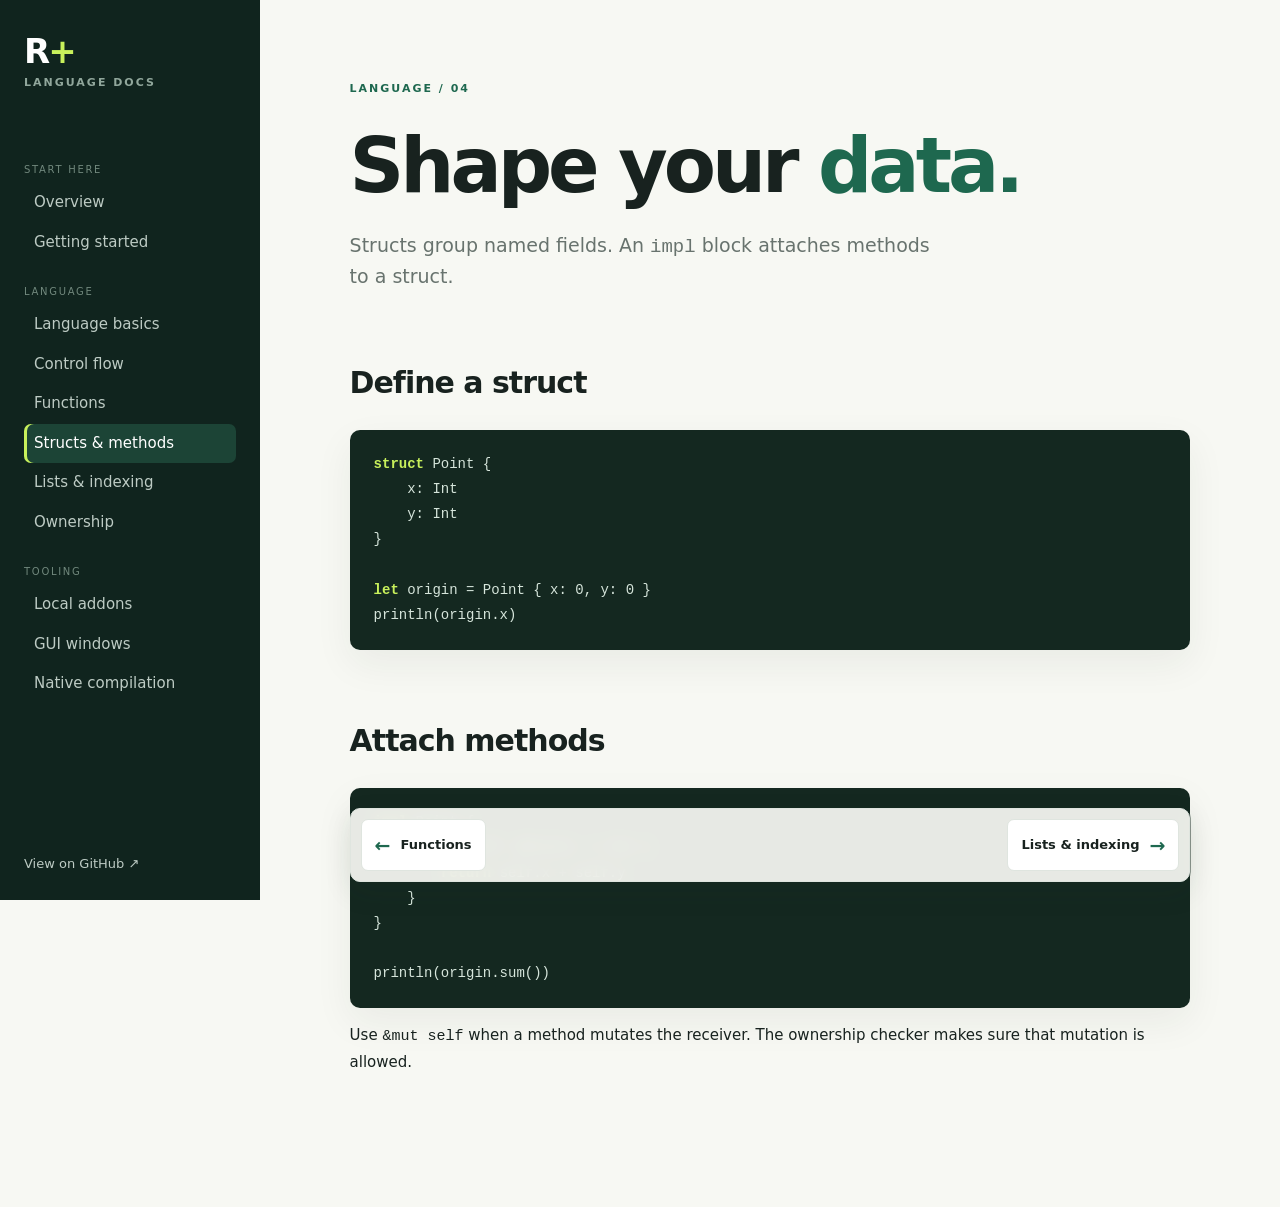
<file: docs/structs.html>
<!doctype html><html lang="en"><head><meta charset="utf-8"><meta name="viewport" content="width=device-width,initial-scale=1"><title>Structs & methods · R+</title><link rel="stylesheet" href="style.css"></head><body><input id="menu-toggle" type="checkbox"><label class="menu-button" for="menu-toggle">☰</label><aside class="sidebar"><a class="brand" href="index.html">R<span class="accent">+</span><small>language docs</small></a><nav><p>Start here</p><a href="index.html">Overview</a><a href="getting-started.html">Getting started</a><p>Language</p><a href="basics.html">Language basics</a><a href="control-flow.html">Control flow</a><a href="functions.html">Functions</a><a class="active" href="structs.html">Structs & methods</a><a href="lists.html">Lists & indexing</a><a href="ownership.html">Ownership</a><p>Tooling</p><a href="addons.html">Local addons</a><a href="gui.html">GUI windows</a><a href="native.html">Native compilation</a></nav><a class="github" href="https://github.com/nightwatchmaker/RPlus">View on GitHub ↗</a></aside><main><div class="eyebrow">LANGUAGE / 04</div><h1>Shape your <span>data.</span></h1><p class="lede">Structs group named fields. An <code>impl</code> block attaches methods to a struct.</p><h2>Define a struct</h2><div class="terminal"><pre><code><b>struct</b> Point {
    x: Int
    y: Int
}

<b>let</b> origin = Point { x: 0, y: 0 }
println(origin.x)</code></pre></div><h2>Attach methods</h2><div class="terminal"><pre><code><b>impl</b> Point {
    <b>fn</b> sum(self: &amp;Point) -&gt; Int {
        <b>return</b> self.x + self.y
    }
}

println(origin.sum())</code></pre></div><p>Use <code>&amp;mut self</code> when a method mutates the receiver. The ownership checker makes sure that mutation is allowed.</p><footer><div class="pager"><a class="previous" href="functions.html"><b>←</b> Functions</a><a class="next" href="lists.html">Lists &amp; indexing <b>→</b></a></div></footer></main></body></html>
</file>
<file: docs/style.css>
:root{--ink:#18221f;--muted:#68736e;--paper:#f7f8f3;--card:#fff;--line:#dfe5df;--green:#1e684f;--lime:#c8f05b;--shadow:0 14px 38px #1c2e2510}*{box-sizing:border-box}html{scroll-behavior:smooth}body{margin:0;background:var(--paper);color:var(--ink);font:15px/1.7 Inter,ui-sans-serif,system-ui,-apple-system,BlinkMacSystemFont,"Segoe UI",sans-serif}.sidebar{position:fixed;inset:0 auto 0 0;width:260px;background:#10241e;color:#e7eee8;padding:34px 24px 25px;display:flex;flex-direction:column;z-index:2}.brand{color:white;text-decoration:none;font-size:34px;font-weight:800;line-height:1;letter-spacing:-2px}.brand .accent{color:var(--lime)}.brand small{display:block;color:#91a79c;font-size:11px;letter-spacing:2px;text-transform:uppercase;font-weight:600;margin-top:9px}.sidebar nav{margin-top:52px}.sidebar nav p{color:#71887d;font-size:10px;letter-spacing:1.7px;text-transform:uppercase;margin:21px 0 5px}.sidebar nav a{display:block;color:#bdcbc4;text-decoration:none;padding:7px 10px;border-radius:7px;transition:.2s}.sidebar nav a:hover,.sidebar nav a.active{background:#1c4436;color:#fff}.sidebar nav a.active{box-shadow:inset 3px 0 var(--lime)}.github{margin-top:auto;color:#bdcbc4;text-decoration:none;font-size:13px}.github:hover{color:var(--lime)}main{max-width:1050px;margin-left:260px;padding:80px 7vw 60px}.eyebrow,.label{font-size:11px;letter-spacing:2px;color:var(--green);font-weight:800}.eyebrow{margin-bottom:28px}h1{font-size:clamp(42px,6vw,76px);line-height:1.03;letter-spacing:-4px;margin:0 0 26px;max-width:800px}h1 span{color:var(--green)}h2{font-size:30px;letter-spacing:-1px;margin:65px 0 22px}h3{font-size:19px;margin:7px 0 5px;letter-spacing:-.3px}.lede{max-width:590px;color:var(--muted);font-size:19px;line-height:1.55}.actions{display:flex;gap:12px;margin:30px 0 55px;flex-wrap:wrap}.button{display:inline-flex;gap:18px;align-items:center;color:var(--ink);border:1px solid var(--line);background:var(--card);padding:11px 17px;border-radius:7px;text-decoration:none;font-weight:700}.button.primary{background:var(--green);border-color:var(--green);color:white}.button.primary span{color:var(--lime);font-size:20px}.hero-grid{display:grid;grid-template-columns:minmax(0,2fr) minmax(210px,1fr);gap:18px}.terminal{background:#142820;border-radius:10px;box-shadow:var(--shadow);overflow:hidden}.dots{height:39px;border-bottom:1px solid #ffffff14;display:flex;align-items:center;gap:6px;padding:0 15px;color:#8ea99c;font:11px ui-monospace,monospace}.dots i{width:8px;height:8px;border-radius:50%;background:#5c766a}.dots i:first-child{background:#e88972}.dots i:nth-child(2){background:#e9c66c}.dots i:nth-child(3){background:#79bf8b}.dots span{margin-left:8px}.terminal pre{padding:22px 24px;margin:0;color:#d6e5db;font:14px/1.8 ui-monospace,SFMono-Regular,monospace}.terminal b{color:#c8f05b}.terminal em{color:#f6ca86;font-style:normal}.quick{border:1px solid var(--line);border-radius:10px;background:var(--card);padding:25px}.quick ul{list-style:none;margin:18px 0 0;padding:0}.quick li{border-top:1px solid var(--line);padding:10px 0;color:var(--muted)}.quick b{color:var(--ink)}.cards{display:grid;grid-template-columns:repeat(3,1fr);gap:15px}.cards a{background:var(--card);border:1px solid var(--line);border-radius:9px;padding:22px;text-decoration:none;color:var(--ink);box-shadow:var(--shadow);transition:.2s}.cards a:hover{transform:translateY(-3px);border-color:#9bb6a8}.cards strong{color:var(--green);font-size:12px;letter-spacing:1px}.cards p{color:var(--muted);margin:0;line-height:1.5}footer{margin-top:75px;color:#8b9690;font-size:13px}footer a{color:var(--green)}.pager{display:flex;justify-content:space-between;gap:18px;position:fixed;z-index:3;bottom:18px;left:calc(260px + 7vw);right:7vw;max-width:1050px;margin:0 auto;padding:10px;border:1px solid var(--line);border-radius:10px;background:#f7f8f3ee;box-shadow:0 10px 28px #1c2e251a;backdrop-filter:blur(8px)}.pager a{display:flex;align-items:center;gap:10px;border:1px solid var(--line);border-radius:7px;padding:9px 13px;text-decoration:none;color:var(--ink);font-weight:700;background:var(--card);transition:.2s}.pager a:hover{border-color:#9bb6a8;transform:translateY(-2px)}.pager b{font-size:19px;color:var(--green)}.pager p{margin:0}#menu-toggle,.menu-button{display:none}@media(max-width:850px){.sidebar{width:220px}.sidebar nav{margin-top:35px}main{margin-left:220px;padding:55px 5vw}.cards{grid-template-columns:repeat(2,1fr)}}@media(max-width:620px){.menu-button{display:block;position:fixed;right:16px;top:15px;background:var(--green);color:white;border-radius:6px;padding:5px 10px;z-index:4;font-size:20px;line-height:1.3}.sidebar{transform:translateX(-100%);transition:.25s;width:250px}#menu-toggle:checked~.sidebar{transform:translateX(0)}main{margin-left:0;padding:70px 22px 45px}.pager{left:12px;right:12px;bottom:12px}h1{letter-spacing:-2.5px}.hero-grid,.cards{grid-template-columns:1fr}.lede{font-size:17px}}
</file>
